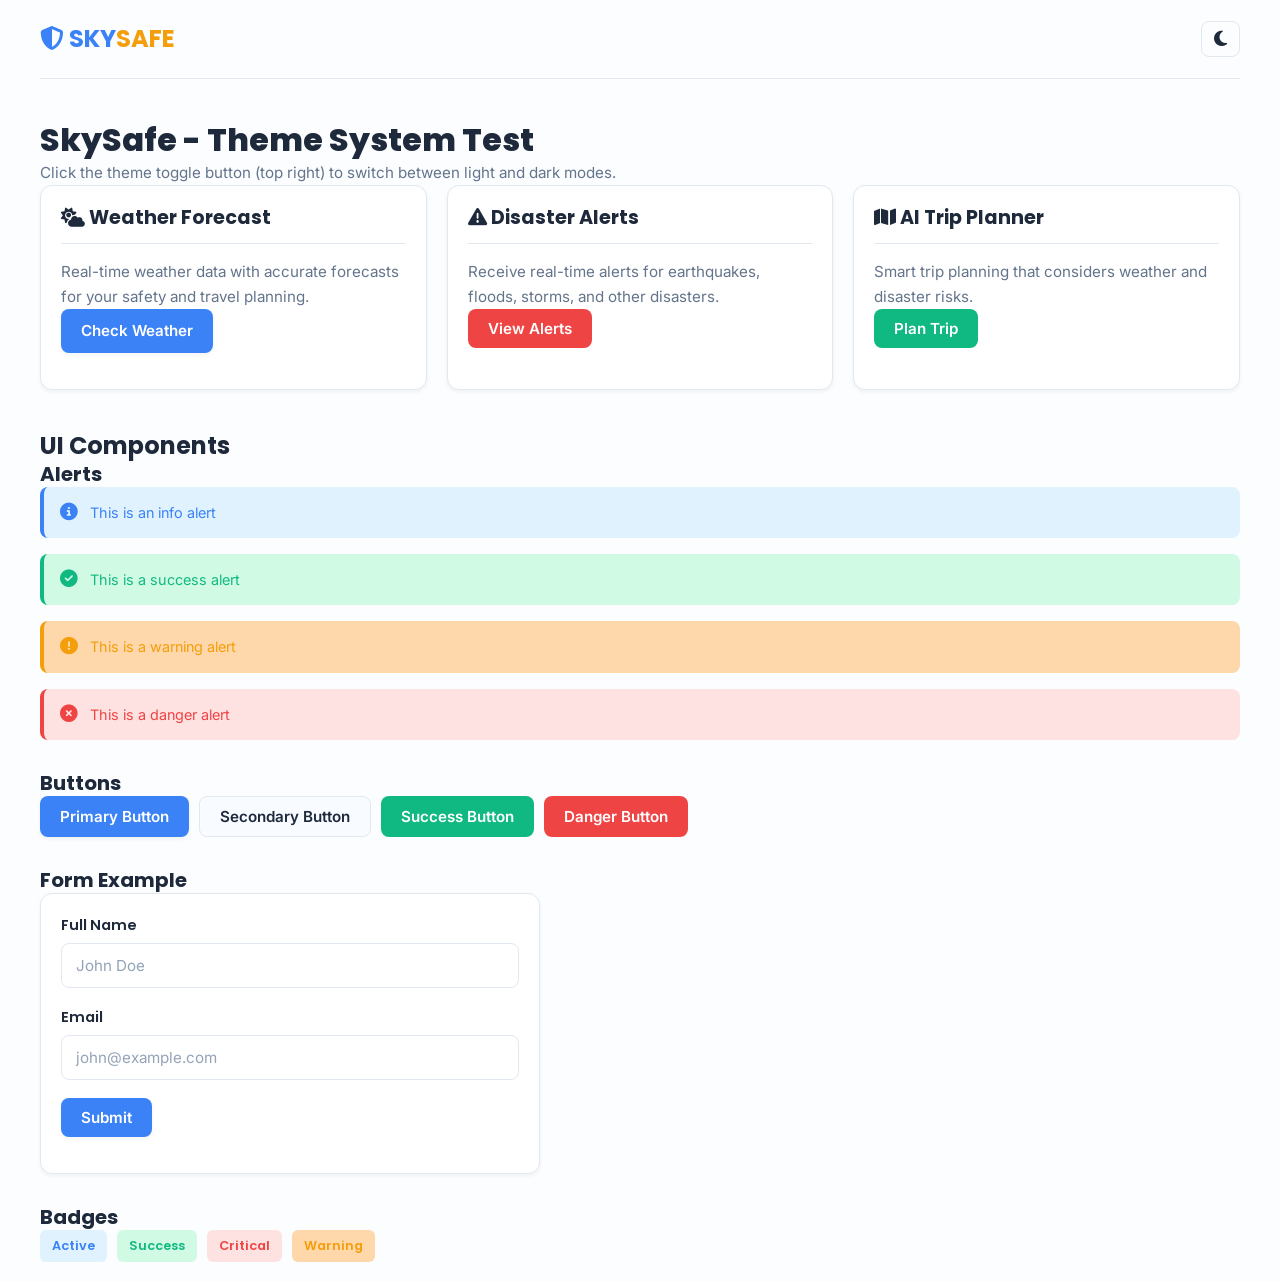
<file: frontend/index.html>
<!DOCTYPE html>
<html lang="en" data-theme="light">
<head>
  <meta charset="UTF-8">
  <meta name="viewport" content="width=device-width, initial-scale=1.0">
  <title>SkySafe - Theme Test</title>
  <link rel="stylesheet" href="https://cdnjs.cloudflare.com/ajax/libs/font-awesome/6.5.0/css/all.min.css">
  <link rel="stylesheet" href="css/global.css">
  <style>
    body {
      padding: 20px;
      min-height: 100vh;
    }
    
    .container {
      max-width: 1200px;
      margin: 0 auto;
    }
    
    header {
      display: flex;
      justify-content: space-between;
      align-items: center;
      margin-bottom: 40px;
      padding-bottom: 20px;
      border-bottom: 1px solid var(--border);
    }
    
    .logo {
      font-size: 24px;
      font-weight: bold;
      font-family: var(--font-primary);
      color: var(--primary);
    }
    
    .sections {
      display: grid;
      grid-template-columns: repeat(auto-fit, minmax(300px, 1fr));
      gap: 20px;
      margin-bottom: 40px;
    }
  </style>
</head>
<body>
  <div class="container">
    <!-- Header with Theme Toggle -->
    <header>
      <div class="logo">
        <i class="fas fa-shield-halved"></i> SKY<span style="color: var(--accent);">SAFE</span>
      </div>
      <button class="theme-toggle" id="themeToggle" title="Toggle Theme">
        <i class="fas fa-sun" style="display: none;"></i>
        <i class="fas fa-moon"></i>
      </button>
    </header>

    <h1>SkySafe - Theme System Test</h1>
    <p>Click the theme toggle button (top right) to switch between light and dark modes.</p>

    <!-- Features Showcase -->
    <div class="sections">
      <!-- Weather Forecast -->
      <div class="card">
        <div class="card-header">
          <h3 class="card-title"><i class="fas fa-cloud-sun"></i> Weather Forecast</h3>
        </div>
        <div class="card-body">
          <p>Real-time weather data with accurate forecasts for your safety and travel planning.</p>
          <a href="../forecast.html" class="btn btn-primary">Check Weather</a>
        </div>
      </div>

      <!-- Disaster Management -->
      <div class="card">
        <div class="card-header">
          <h3 class="card-title"><i class="fas fa-exclamation-triangle"></i> Disaster Alerts</h3>
        </div>
        <div class="card-body">
          <p>Receive real-time alerts for earthquakes, floods, storms, and other disasters.</p>
          <button class="btn btn-danger">View Alerts</button>
        </div>
      </div>

      <!-- Trip Planner -->
      <div class="card">
        <div class="card-header">
          <h3 class="card-title"><i class="fas fa-map"></i> AI Trip Planner</h3>
        </div>
        <div class="card-body">
          <p>Smart trip planning that considers weather and disaster risks.</p>
          <button class="btn btn-success">Plan Trip</button>
        </div>
      </div>
    </div>

    <!-- Examples -->
    <h2>UI Components</h2>

    <!-- Alerts -->
    <h3>Alerts</h3>
    <div class="alert alert-info">
      <i class="fas fa-info-circle"></i>
      <span>This is an info alert</span>
    </div>
    <div class="alert alert-success">
      <i class="fas fa-check-circle"></i>
      <span>This is a success alert</span>
    </div>
    <div class="alert alert-warning">
      <i class="fas fa-exclamation-circle"></i>
      <span>This is a warning alert</span>
    </div>
    <div class="alert alert-danger">
      <i class="fas fa-times-circle"></i>
      <span>This is a danger alert</span>
    </div>

    <!-- Buttons -->
    <h3 style="margin-top: 30px;">Buttons</h3>
    <div class="gap-md" style="display: flex; flex-wrap: wrap; gap: 10px;">
      <button class="btn btn-primary">Primary Button</button>
      <button class="btn btn-secondary">Secondary Button</button>
      <button class="btn btn-success">Success Button</button>
      <button class="btn btn-danger">Danger Button</button>
    </div>

    <!-- Form -->
    <h3 style="margin-top: 30px;">Form Example</h3>
    <div class="card" style="max-width: 500px;">
      <div class="card-body">
        <div class="form-group">
          <label class="form-label" for="name">Full Name</label>
          <input id="name" type="text" class="form-input" placeholder="John Doe">
        </div>
        <div class="form-group">
          <label class="form-label" for="email">Email</label>
          <input id="email" type="email" class="form-input" placeholder="john@example.com">
        </div>
        <button class="btn btn-primary">Submit</button>
      </div>
    </div>

    <!-- Badges -->
    <h3 style="margin-top: 30px;">Badges</h3>
    <div style="display: flex; gap: 10px; flex-wrap: wrap;">
      <span class="badge">Active</span>
      <span class="badge badge-success">Success</span>
      <span class="badge badge-danger">Critical</span>
      <span class="badge badge-warning">Warning</span>
    </div>
  </div>

  <script src="js/theme.js"></script>
</body>
</html>
</file>
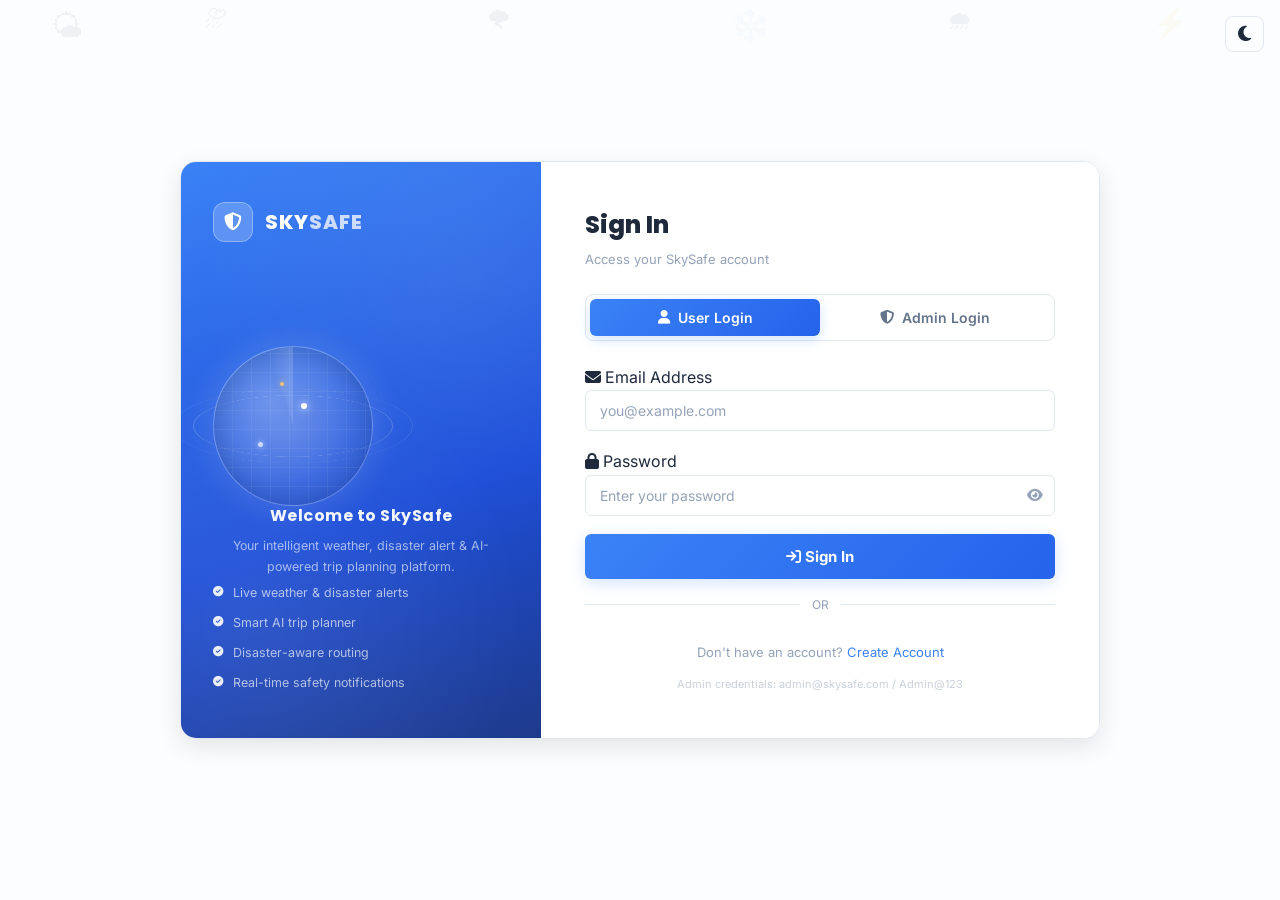
<file: login.html>
<!DOCTYPE html>
<html lang="en" data-theme="light">
<head>
  <meta charset="UTF-8" />
  <meta name="viewport" content="width=device-width, initial-scale=1.0" />
  <title>SkySafe | Login</title>
  <meta name="description" content="Login to SkySafe – Your weather forecast, disaster alert, and AI trip planning platform." />
  <link rel="stylesheet" href="https://cdnjs.cloudflare.com/ajax/libs/font-awesome/6.5.0/css/all.min.css" />
  <link rel="stylesheet" href="frontend/css/global.css" />
  <link rel="stylesheet" href="frontend/css/auth.css" />
  <style>
    /* Login-specific overrides */
    .login-card { max-width: 920px; min-height: 560px; margin: 20px; }
    .left-panel { width: 360px; min-width: 280px; }

    .tab-switcher {
      display: flex;
      background: var(--surface-primary);
      border: 1px solid var(--border);
      border-radius: var(--radius-md);
      padding: 4px;
      margin-bottom: 24px;
    }
    .tab-btn {
      flex: 1;
      padding: 10px 16px;
      border: none;
      background: none;
      border-radius: var(--radius-sm);
      cursor: pointer;
      color: var(--text-secondary);
      font-size: 14px;
      font-weight: 600;
      font-family: 'Inter', sans-serif;
      display: flex; align-items: center; justify-content: center; gap: 8px;
      transition: var(--transition);
    }
    .tab-btn.active {
      color: #fff;
      background: linear-gradient(135deg, var(--primary), #2563EB);
      box-shadow: 0 4px 12px var(--primary-glow);
    }
    .tab-btn:not(.active):hover { color: var(--text-primary); background: var(--glass); }

    .field-wrap { margin-bottom: 18px; }
    .panel-title {
      font-family: 'Poppins', sans-serif;
      font-size: 24px; font-weight: 800;
      color: var(--text-primary); margin-bottom: 4px;
    }
    .panel-sub { font-size: 13px; color: var(--text-muted); margin-bottom: 24px; }

    .btn-submit {
      width: 100%; padding: 13px;
      background: linear-gradient(135deg, var(--primary), #2563EB);
      border: none; border-radius: var(--radius-sm);
      color: #fff; font-size: 15px; font-weight: 700;
      font-family: 'Inter', sans-serif;
      cursor: pointer;
      display: flex; align-items: center; justify-content: center; gap: 10px;
      transition: all 0.3s; position: relative; overflow: hidden;
      box-shadow: 0 4px 16px var(--primary-glow);
      margin-top: 6px;
    }
    .btn-submit.admin-mode {
      background: linear-gradient(135deg, var(--warning), #d97706);
      box-shadow: 0 4px 16px rgba(245,158,11,0.3);
    }
    .btn-submit:hover { transform: translateY(-1px); filter: brightness(1.08); }
    .btn-submit:active { transform: translateY(0); }
    .btn-submit:disabled { opacity: 0.6; cursor: not-allowed; transform: none; }
    .btn-glow {
      position: absolute; inset: 0;
      background: linear-gradient(90deg, transparent, rgba(255,255,255,0.12), transparent);
      transform: translateX(-100%); transition: transform 0.5s;
    }
    .btn-submit:hover .btn-glow { transform: translateX(100%); }

    .msg-box {
      border-radius: var(--radius-sm);
      padding: 10px 14px;
      font-size: 13px; font-weight: 500;
      margin-bottom: 14px; display: none;
    }
    .msg-box.error   { background: rgba(239, 68, 68, 0.1);  color: #ef4444;  border: 1px solid rgba(239,68,68,0.25); }
    .msg-box.success { background: rgba(16, 185, 129, 0.1); color: #10b981; border: 1px solid rgba(16,185,129,0.25); }

    .divider {
      display: flex; align-items: center; gap: 12px;
      margin: 16px 0; color: var(--text-muted); font-size: 12px;
    }
    .divider::before, .divider::after { content: ''; flex: 1; height: 1px; background: var(--border); }

    .spinner-sm {
      width: 18px; height: 18px;
      border: 2px solid rgba(255,255,255,0.3);
      border-top-color: #fff;
      border-radius: 50%;
      animation: spin 0.7s linear infinite; display: none;
    }
    @keyframes spin { to { transform: rotate(360deg); } }

    .theme-toggle-wrap {
      position: fixed; top: 16px; right: 16px;
      z-index: 1000;
    }
    @media (max-width: 768px) {
      .login-card { flex-direction: column; margin: 12px; min-height: auto; }
      .left-panel { width: 100%; min-width: 0; padding: 28px 24px; min-height: 200px; }
      .right-panel { padding: 28px 24px; }
      .left-tagline, .benefits-list { display: none; }
      .globe-wrap { margin: 12px 0; }
    }
  </style>
</head>

<body>

  <!-- Theme Toggle -->
  <div class="theme-toggle-wrap">
    <button class="theme-toggle" id="themeToggle" title="Toggle Theme" aria-label="Toggle theme">
      <i class="fas fa-sun" style="display: none;"></i>
      <i class="fas fa-moon"></i>
    </button>
  </div>

  <!-- Animated BG -->
  <div class="floating-icons" aria-hidden="true">
    <span class="fi fi-1">🌤</span>
    <span class="fi fi-2">⛈</span>
    <span class="fi fi-3">🌪</span>
    <span class="fi fi-4">❄️</span>
    <span class="fi fi-5">🌧</span>
    <span class="fi fi-6">⚡</span>
  </div>

  <!-- Login Card (page-wrap for centering) -->
  <div class="page-wrap">
  <div class="login-card auth-card">

    <!-- ── LEFT PANEL ── -->
    <div class="left-panel">
      <div class="brand">
        <div class="brand-icon"><i class="fas fa-shield-halved"></i></div>
        <div class="brand-text">SKY<span>SAFE</span></div>
      </div>

      <div>
        <div class="globe-wrap">
          <div class="globe-glow"></div>
          <div class="globe-ring rg1"></div>
          <div class="globe-ring rg2"></div>
          <div class="globe">
            <div class="globe-grid"></div>
            <div class="radar-sweep-globe"></div>
            <div class="globe-dot gd1"></div>
            <div class="globe-dot gd2"></div>
            <div class="globe-dot gd3"></div>
          </div>
        </div>

        <div class="left-tagline">
          <h2>Welcome to SkySafe</h2>
          <p>Your intelligent weather, disaster alert & AI-powered trip planning platform.</p>
        </div>

        <ul class="benefits-list">
          <li><i class="fas fa-check-circle"></i> Live weather & disaster alerts</li>
          <li><i class="fas fa-check-circle"></i> Smart AI trip planner</li>
          <li><i class="fas fa-check-circle"></i> Disaster-aware routing</li>
          <li><i class="fas fa-check-circle"></i> Real-time safety notifications</li>
        </ul>
      </div>
    </div>

    <!-- ── RIGHT PANEL ── -->
    <div class="right-panel">
      <div class="panel-title">Sign In</div>
      <div class="panel-sub">Access your SkySafe account</div>

      <!-- Tab Switcher -->
      <div class="tab-switcher">
        <button class="tab-btn active" id="tabUser" onclick="switchTab('user')">
          <i class="fas fa-user"></i> User Login
        </button>
        <button class="tab-btn" id="tabAdmin" onclick="switchTab('admin')">
          <i class="fas fa-shield-halved"></i> Admin Login
        </button>
      </div>

      <!-- Login Form -->
      <form id="loginForm" novalidate>

        <!-- Email -->
        <div class="field-wrap">
          <label class="field-label" for="loginEmail">
            <i class="fas fa-envelope"></i> Email Address
          </label>
          <div class="input-wrap">
            <input id="loginEmail" type="email" class="field-input"
              placeholder="you@example.com" autocomplete="email" required />
          </div>
        </div>

        <!-- Password -->
        <div class="field-wrap">
          <label class="field-label" for="loginPassword">
            <i class="fas fa-lock"></i> Password
          </label>
          <div class="input-wrap">
            <input id="loginPassword" type="password" class="field-input"
              placeholder="Enter your password" autocomplete="current-password" required />
            <button type="button" class="eye-btn" id="togglePwd" onclick="togglePassword()">
              <i class="fas fa-eye" id="eyeIcon"></i>
            </button>
          </div>
        </div>

        <!-- Message -->
        <div id="loginMsg" class="msg-box"></div>

        <!-- Submit -->
        <button type="submit" id="loginBtn" class="btn-submit">
          <span class="spinner-sm" id="loginSpinner"></span>
          <span id="loginBtnText"><i class="fas fa-arrow-right-to-bracket"></i> Sign In</span>
          <span class="btn-glow"></span>
        </button>

      </form>

      <div class="divider">OR</div>

      <div class="form-footer">
        <span>Don't have an account?</span>
        <a href="register.html">Create Account</a>
      </div>

      <div class="form-footer" style="margin-top:10px;">
        <span style="font-size:11px; color: rgba(148,163,184,0.5);">
          Admin credentials: admin@skysafe.com / Admin@123
        </span>
      </div>
    </div>

  </div><!-- /.login-card auth-card -->
  </div><!-- /.page-wrap -->

  <script>
    const API = 'http://localhost:5000/api';
    let currentRole = 'user';

    // ── Tab Switch ────────────────────────────────
    function switchTab(role) {
      currentRole = role;
      const tabUser  = document.getElementById('tabUser');
      const tabAdmin = document.getElementById('tabAdmin');
      const btn      = document.getElementById('loginBtn');
      const btnText  = document.getElementById('loginBtnText');

      if (role === 'admin') {
        tabUser.classList.remove('active');
        tabAdmin.classList.add('active');
        btn.classList.add('admin-mode');
        btnText.innerHTML = '<i class="fas fa-shield-halved"></i> Admin Sign In';
        document.getElementById('loginEmail').placeholder = 'admin@skysafe.com';
      } else {
        tabAdmin.classList.remove('active');
        tabUser.classList.add('active');
        btn.classList.remove('admin-mode');
        btnText.innerHTML = '<i class="fas fa-arrow-right-to-bracket"></i> Sign In';
        document.getElementById('loginEmail').placeholder = 'you@example.com';
      }
      clearMsg();
    }

    // ── Toggle Password Visibility ────────────────
    function togglePassword() {
      const pwd  = document.getElementById('loginPassword');
      const icon = document.getElementById('eyeIcon');
      if (pwd.type === 'password') {
        pwd.type = 'text';
        icon.className = 'fas fa-eye-slash';
      } else {
        pwd.type = 'password';
        icon.className = 'fas fa-eye';
      }
    }

    // ── Message Helpers ───────────────────────────
    function showMsg(text, type='error') {
      const box = document.getElementById('loginMsg');
      box.textContent = text;
      box.className = `msg-box ${type}`;
      box.style.display = 'block';
    }
    function clearMsg() {
      const box = document.getElementById('loginMsg');
      box.textContent = '';
      box.style.display = 'none';
    }

    // ── Loading State ─────────────────────────────
    function setLoading(on) {
      const btn     = document.getElementById('loginBtn');
      const spinner = document.getElementById('loginSpinner');
      const text    = document.getElementById('loginBtnText');
      btn.disabled      = on;
      spinner.style.display = on ? 'inline-block' : 'none';
      text.style.opacity    = on ? '0.5' : '1';
    }

    // ── Form Submit ───────────────────────────────
    document.getElementById('loginForm').addEventListener('submit', async (e) => {
      e.preventDefault();
      clearMsg();

      const email    = document.getElementById('loginEmail').value.trim();
      const password = document.getElementById('loginPassword').value;

      if (!email || !password) {
        showMsg('⚠️ Please fill in both email and password.');
        return;
      }

      setLoading(true);

      try {
        const res  = await fetch(`${API}/auth/login`, {
          method: 'POST',
          headers: { 'Content-Type': 'application/json' },
          body: JSON.stringify({ email, password })
        });
        const data = await res.json();

        if (!data.success) {
          showMsg('❌ ' + (data.message || 'Login failed. Please try again.'));
          setLoading(false);
          return;
        }

        // Role verification
        const userRole = data.user.role;
        if (currentRole === 'admin' && userRole !== 'admin') {
          showMsg('❌ Access Denied. This account does not have admin privileges.');
          setLoading(false);
          return;
        }
        if (currentRole === 'user' && userRole === 'admin') {
          // Allow admin to login from user tab too — redirect to admin dashboard
        }

        // Save to localStorage
        localStorage.setItem('skysafe_token', data.token);
        localStorage.setItem('skysafe_user',  JSON.stringify(data.user));
        localStorage.setItem('skysafe_role',  data.user.role);
        localStorage.setItem('skysafe_logged_in', 'true');
        localStorage.setItem('skysafe_login_time', new Date().toISOString());

        showMsg('✅ ' + data.message, 'success');

        // Redirect based on role
        setTimeout(() => {
          if (data.user.role === 'admin') {
            window.location.href = 'admin-dashboard.html';
          } else {
            window.location.href = 'dashboard.html';
          }
        }, 900);

      } catch (err) {
        showMsg('❌ Cannot connect to server. Make sure the backend is running on port 5000.');
      } finally {
        setLoading(false);
      }
    });

    // ── Auto-fill admin credentials hint ─────────
    document.getElementById('tabAdmin').addEventListener('click', () => {
      // Don't auto-fill — just hint
    });

    // ── Check if already logged in ────────────────
    (function checkAuth() {
      const token = localStorage.getItem('skysafe_token');
      const user  = JSON.parse(localStorage.getItem('skysafe_user') || 'null');
      if (token && user) {
        if (user.role === 'admin') {
          window.location.href = 'admin-dashboard.html';
        } else {
          window.location.href = 'dashboard.html';
        }
      }
    })();
  </script>

  <script src="frontend/js/theme.js"></script>
</body>
</html>
</file>
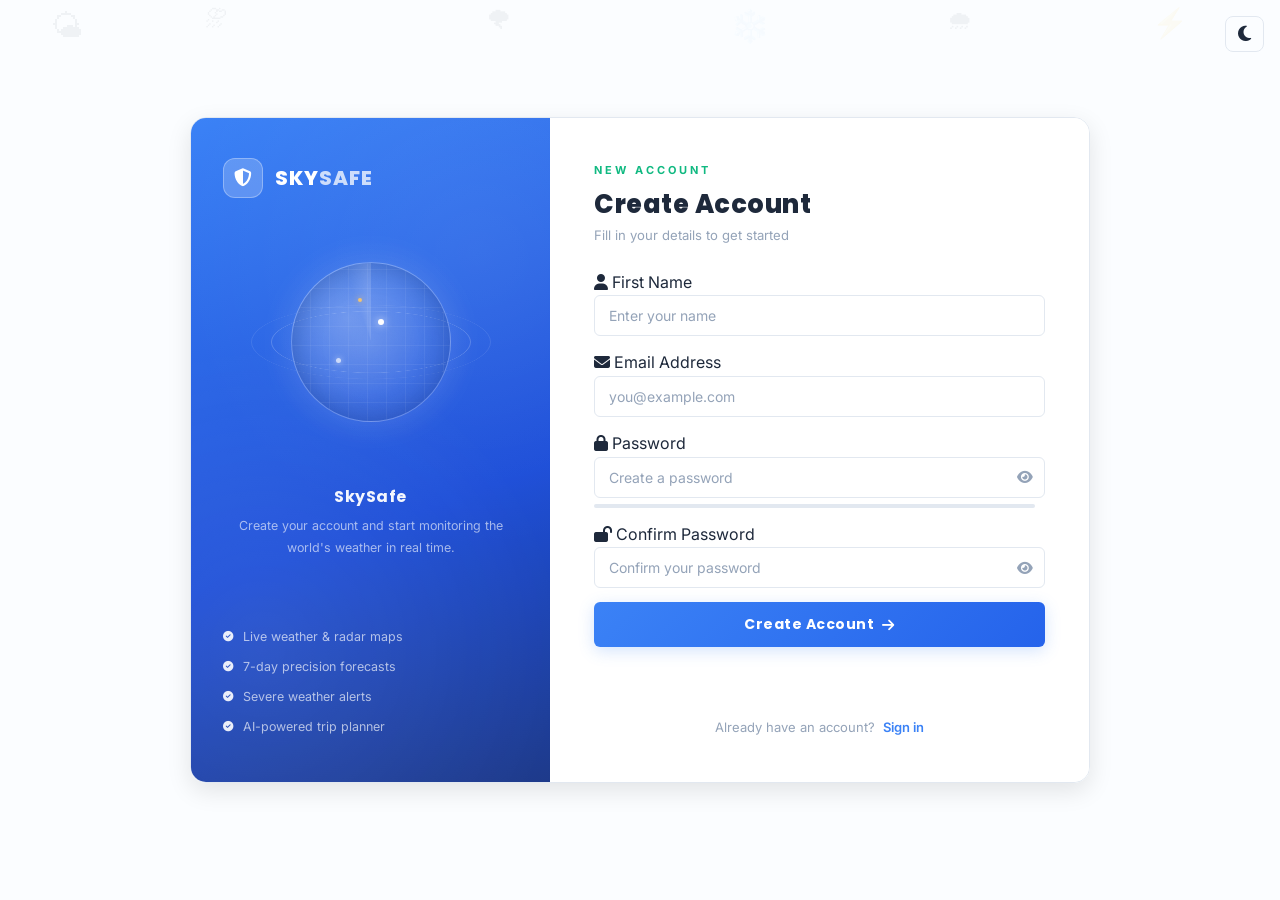
<file: register.html>
<!DOCTYPE html>
<html lang="en" data-theme="light">
<head>
  <meta charset="UTF-8"/>
  <meta name="viewport" content="width=device-width, initial-scale=1.0"/>
  <title>SkySafe | Create Account</title>
  <meta name="description" content="Create your SkySafe account – Weather forecast, disaster alerts & AI trip planning."/>
  <link rel="stylesheet" href="https://cdnjs.cloudflare.com/ajax/libs/font-awesome/6.5.0/css/all.min.css"/>
  <link rel="stylesheet" href="frontend/css/global.css"/>
  <link rel="stylesheet" href="frontend/css/auth.css"/>
  <link rel="stylesheet" href="frontend/css/responsive.css"/>
  <script src="frontend/js/theme.js"></script>
</head>
<body>

  <!-- Theme Toggle -->
  <div style="position:fixed;top:16px;right:16px;z-index:1000;">
    <button class="theme-toggle" id="themeToggle" title="Toggle Theme" aria-label="Toggle theme">
      <i class="fas fa-sun" style="display:none;"></i>
      <i class="fas fa-moon"></i>
    </button>
  </div>

  <!-- Floating weather icons -->
  <div class="floating-icons" aria-hidden="true">
    <span class="fi fi-1">🌤</span>
    <span class="fi fi-2">⛈</span>
    <span class="fi fi-3">🌪</span>
    <span class="fi fi-4">❄️</span>
    <span class="fi fi-5">🌧</span>
    <span class="fi fi-6">⚡</span>
  </div>

  <!-- Main wrapper -->
  <div class="register-wrapper">
    <div class="register-card">

      <!-- ── LEFT PANEL ── -->
      <div class="left-panel">

        <div class="brand">
          <div class="brand-icon"><i class="fas fa-shield-halved"></i></div>
          <span class="brand-text">SKY<span>SAFE</span></span>
        </div>

        <!-- Animated globe -->
        <div class="globe-wrap">
          <div class="globe-glow"></div>
          <div class="globe-ring rg1"></div>
          <div class="globe-ring rg2"></div>
          <div class="globe">
            <div class="globe-grid"></div>
            <div class="globe-sweep"></div>
            <span class="gdot gd1"></span>
            <span class="gdot gd2"></span>
            <span class="gdot gd3"></span>
          </div>
        </div>

        <div class="left-copy">
          <h2>SkySafe</h2>
          <p>Create your account and start monitoring the world's weather in real time.</p>
        </div>

        <ul class="benefits">
          <li><i class="fas fa-check-circle"></i> Live weather &amp; radar maps</li>
          <li><i class="fas fa-check-circle"></i> 7-day precision forecasts</li>
          <li><i class="fas fa-check-circle"></i> Severe weather alerts</li>
          <li><i class="fas fa-check-circle"></i> AI-powered trip planner</li>
        </ul>

      </div>

      <!-- ── RIGHT PANEL ── -->
      <div class="right-panel">

        <div class="rp-header">
          <div class="rp-tag">NEW ACCOUNT</div>
          <h1 class="rp-title">Create Account</h1>
          <p class="rp-sub">Fill in your details to get started</p>
        </div>

        <!-- id="form" — matches auth.js -->
        <form id="form" novalidate>

          <!-- id="fname" — matches auth.js -->
          <div class="field-wrap">
            <label class="field-label" for="fname">
              <i class="fas fa-user"></i> First Name
            </label>
            <div class="input-wrap">
              <input type="text" id="fname" class="field-input" placeholder="Enter your name" autocomplete="given-name"/>
            </div>
          </div>

          <!-- id="email" — matches auth.js -->
          <div class="field-wrap">
            <label class="field-label" for="email">
              <i class="fas fa-envelope"></i> Email Address
            </label>
            <div class="input-wrap">
              <input type="email" id="email" class="field-input" placeholder="you@example.com" autocomplete="email"/>
            </div>
          </div>

          <!-- id="p1" — matches auth.js -->
          <div class="field-wrap">
            <label class="field-label" for="p1">
              <i class="fas fa-lock"></i> Password
            </label>
            <div class="input-eye-wrap">
              <input type="password" id="p1" class="field-input" placeholder="Create a password" autocomplete="new-password"/>
              <button type="button" class="eye-btn" id="eyeBtn1" tabindex="-1">
                <i class="fas fa-eye" id="eyeIc1"></i>
              </button>
            </div>
            <!-- Strength bar -->
            <div class="strength-row">
              <div class="strength-track">
                <div class="strength-fill" id="strengthFill"></div>
              </div>
              <span class="strength-lbl" id="strengthLbl"></span>
            </div>
          </div>

          <!-- id="p2" — matches auth.js -->
          <div class="field-wrap">
            <label class="field-label" for="p2">
              <i class="fas fa-lock-open"></i> Confirm Password
            </label>
            <div class="input-eye-wrap">
              <input type="password" id="p2" class="field-input" placeholder="Confirm your password" autocomplete="new-password"/>
              <button type="button" class="eye-btn" id="eyeBtn2" tabindex="-1">
                <i class="fas fa-eye" id="eyeIc2"></i>
              </button>
            </div>
          </div>

          <button type="submit" class="btn-register">
            <span>Create Account</span>
            <i class="fas fa-arrow-right btn-arrow"></i>
            <span class="btn-glow"></span>
          </button>

        </form>

        <!-- id="msg" — matches auth.js -->
        <p id="msg" class="msg-text" style="text-align:center;margin-top:12px;"></p>

        <p class="rp-footer">Already have an account? <a href="login.html" class="signin-link">Sign in</a></p>

      </div>
    </div>
  </div>

  <script src="frontend/js/auth.js"></script>

</body>
</html>
</file>
<file: frontend/css/global.css>
/* ============================================================
   SkySafe Global Theme — Light & Dark Mode
   Clean, Modern, Eye-Friendly Design
   ============================================================ */

@import url('https://fonts.googleapis.com/css2?family=Poppins:wght@400;500;600;700;800&family=Inter:wght@400;500;600;700&display=swap');

/* ── CSS VARIABLES (Light Mode Default) ── */
:root {
  /* Colors - Light Mode */
  --bg-primary: #fbfdff;
  --bg-secondary: #f5f9fd;
  --surface-primary: #ffffff;
  --surface-secondary: #f8fbff;
  --bg-card: #ffffff;
  
  --primary: #3b82f6;
  --primary-light: #e0f2fe;
  --primary-dark: #1e40af;
  --primary-glow: rgba(59, 130, 246, 0.22);
  
  --secondary: #10b981;
  --secondary-light: #d1fae5;
  
  --accent: #f59e0b;
  --accent-light: #fed7aa;
  
  --danger: #ef4444;
  --danger-light: #fee2e2;
  --danger-bg: rgba(239, 68, 68, 0.1);
  
  --success: #10b981;
  --success-light: #d1fae5;
  --success-bg: rgba(16, 185, 129, 0.1);
  
  --warning: #f59e0b;
  --warning-light: #fed7aa;
  --warning-bg: rgba(245, 158, 11, 0.1);
  
  --text-primary: #1e293b;
  --text-secondary: #64748b;
  --text-tertiary: #94a3b8;
  --text-muted: #94a3b8;
  
  --border: #e2e8f0;
  --border-light: #f1f5f9;
  
  --input-bg: #ffffff;
  --input-bg-focus: #f8fafc;
  --input-border: #e2e8f0;
  
  --shadow-sm: 0 2px 4px rgba(0, 0, 0, 0.05);
  --shadow-md: 0 4px 12px rgba(0, 0, 0, 0.08);
  --shadow-lg: 0 8px 24px rgba(0, 0, 0, 0.1);
  
  /* Spacing & Sizing */
  --radius-sm: 6px;
  --radius-md: 8px;
  --radius-lg: 12px;
  --radius-xl: 16px;
  
  --transition: all 0.3s cubic-bezier(0.4, 0, 0.2, 1);
  
  /* Font Families */
  --font-primary: 'Poppins', sans-serif;
  --font-secondary: 'Inter', sans-serif;
}

/* ── DARK MODE ── */
[data-theme="dark"] {
  --bg-primary: #0f172a;
  --bg-secondary: #1a202c;
  --surface-primary: #1e293b;
  --surface-secondary: #293548;
  --bg-card: #1e293b;
  
  --primary: #60a5fa;
  --primary-light: #1e3a8a;
  --primary-dark: #bfdbfe;
  --primary-glow: rgba(96, 165, 250, 0.2);
  
  --secondary: #34d399;
  --secondary-light: #064e3b;
  
  --accent: #fbbf24;
  --accent-light: #78350f;
  
  --danger: #f87171;
  --danger-light: #7f1d1d;
  --danger-bg: rgba(248, 113, 113, 0.1);
  
  --success: #34d399;
  --success-light: #064e3b;
  --success-bg: rgba(52, 211, 153, 0.1);
  
  --warning: #fbbf24;
  --warning-light: #78350f;
  --warning-bg: rgba(251, 191, 36, 0.1);
  
  --text-primary: #f1f5f9;
  --text-secondary: #cbd5e1;
  --text-tertiary: #94a3b8;
  --text-muted: #94a3b8;
  
  --border: #334155;
  --border-light: #475569;
  
  --input-bg: #293548;
  --input-bg-focus: #1e293b;
  --input-border: #475569;
  
  --shadow-sm: 0 2px 4px rgba(0, 0, 0, 0.3);
  --shadow-md: 0 4px 12px rgba(0, 0, 0, 0.4);
  --shadow-lg: 0 8px 24px rgba(0, 0, 0, 0.5);
}

/* ── RESET & BASE STYLES ── */
* {
  margin: 0;
  padding: 0;
  box-sizing: border-box;
}

html {
  scroll-behavior: smooth;
}

body {
  font-family: var(--font-secondary);
  background-color: var(--bg-primary);
  color: var(--text-primary);
  line-height: 1.6;
  transition: var(--transition);
  overflow-x: hidden;
}

/* ── TYPOGRAPHY ── */
h1, h2, h3, h4, h5, h6 {
  font-family: var(--font-primary);
  font-weight: 600;
  line-height: 1.3;
  color: var(--text-primary);
  transition: var(--transition);
}

h1 { font-size: 2rem; font-weight: 800; }
h2 { font-size: 1.5rem; font-weight: 700; }
h3 { font-size: 1.25rem; font-weight: 700; }
h4 { font-size: 1.1rem; font-weight: 600; }
h5 { font-size: 1rem; font-weight: 600; }
h6 { font-size: 0.95rem; font-weight: 600; }

p {
  color: var(--text-secondary);
  font-size: 0.95rem;
}

a {
  color: var(--primary);
  text-decoration: none;
  transition: var(--transition);
}

a:hover {
  color: var(--primary-dark);
  text-decoration: underline;
}

/* ── BUTTONS ── */
.btn {
  display: inline-flex;
  align-items: center;
  justify-content: center;
  gap: 8px;
  padding: 10px 20px;
  border: none;
  border-radius: var(--radius-md);
  font-family: var(--font-secondary);
  font-size: 0.95rem;
  font-weight: 600;
  cursor: pointer;
  transition: var(--transition);
  text-decoration: none;
  white-space: nowrap;
}

/* Primary Button */
.btn-primary {
  background-color: var(--primary);
  color: white;
  box-shadow: var(--shadow-sm);
}

.btn-primary:hover {
  background-color: var(--primary-dark);
  transform: translateY(-2px);
  box-shadow: var(--shadow-md);
}

.btn-primary:active {
  transform: translateY(0);
}

.btn-primary:disabled {
  opacity: 0.6;
  cursor: not-allowed;
  transform: none;
}

/* Secondary Button */
.btn-secondary {
  background-color: var(--surface-secondary);
  color: var(--text-primary);
  border: 1px solid var(--border);
}

.btn-secondary:hover {
  background-color: var(--primary-light);
  border-color: var(--primary);
}

/* Danger Button */
.btn-danger {
  background-color: var(--danger);
  color: white;
}

.btn-danger:hover {
  opacity: 0.9;
  transform: translateY(-2px);
}

/* Success Button */
.btn-success {
  background-color: var(--success);
  color: white;
}

.btn-success:hover {
  opacity: 0.9;
  transform: translateY(-2px);
}

/* Button Sizes */
.btn-sm {
  padding: 6px 12px;
  font-size: 0.85rem;
}

.btn-lg {
  padding: 14px 28px;
  font-size: 1.05rem;
}

/* Button with Icon */
.btn i {
  font-size: 1.05rem;
}

/* ── FORM ELEMENTS ── */
.form-group {
  margin-bottom: 18px;
}

.form-label {
  display: block;
  margin-bottom: 6px;
  font-weight: 600;
  font-size: 0.9rem;
  color: var(--text-primary);
  font-family: var(--font-primary);
}

.form-input,
.form-select,
.form-textarea {
  width: 100%;
  padding: 12px 14px;
  border: 1px solid var(--border);
  border-radius: var(--radius-md);
  background-color: var(--surface-primary);
  color: var(--text-primary);
  font-family: var(--font-secondary);
  font-size: 0.95rem;
  transition: var(--transition);
}

.form-input:focus,
.form-select:focus,
.form-textarea:focus {
  outline: none;
  border-color: var(--primary);
  box-shadow: 0 0 0 3px var(--primary-light);
  background-color: var(--surface-primary);
}

.form-input::placeholder {
  color: var(--text-tertiary);
}

.form-textarea {
  resize: vertical;
  min-height: 100px;
}

/* ── CARDS ── */
.card {
  background-color: var(--surface-primary);
  border: 1px solid var(--border);
  border-radius: var(--radius-lg);
  padding: 20px;
  box-shadow: var(--shadow-sm);
  transition: var(--transition);
}

.card:hover {
  box-shadow: var(--shadow-md);
  border-color: var(--primary-light);
}

.card-header {
  margin-bottom: 16px;
  padding-bottom: 12px;
  border-bottom: 1px solid var(--border);
}

.card-title {
  font-size: 1.2rem;
  font-weight: 700;
  color: var(--text-primary);
}

.card-subtitle {
  font-size: 0.85rem;
  color: var(--text-secondary);
  margin-top: 4px;
}

.card-body {
  margin-bottom: 16px;
}

.card-footer {
  display: flex;
  gap: 10px;
  padding-top: 12px;
  border-top: 1px solid var(--border);
}

/* ── ALERT BOXES ── */
.alert {
  padding: 14px 16px;
  border-radius: var(--radius-md);
  border-left: 4px solid;
  display: flex;
  align-items: flex-start;
  gap: 12px;
  margin-bottom: 16px;
  font-size: 0.9rem;
}

.alert-success {
  background-color: var(--success-light);
  color: var(--success);
  border-left-color: var(--success);
}

.alert-danger {
  background-color: var(--danger-light);
  color: var(--danger);
  border-left-color: var(--danger);
}

.alert-warning {
  background-color: var(--warning-light);
  color: var(--warning);
  border-left-color: var(--warning);
}

.alert-info {
  background-color: var(--primary-light);
  color: var(--primary);
  border-left-color: var(--primary);
}

.alert i {
  font-size: 1.1rem;
  flex-shrink: 0;
  margin-top: 2px;
}

/* ── NAVBAR ── */
.navbar {
  display: flex;
  justify-content: space-between;
  align-items: center;
  padding: 16px 24px;
  background-color: var(--surface-primary);
  border-bottom: 1px solid var(--border);
  box-shadow: var(--shadow-sm);
  position: sticky;
  top: 0;
  z-index: 100;
  transition: var(--transition);
}

.navbar-brand {
  display: flex;
  align-items: center;
  gap: 12px;
  font-size: 1.3rem;
  font-weight: 800;
  font-family: var(--font-primary);
  color: var(--primary);
  text-decoration: none;
}

.navbar-brand span {
  color: var(--accent);
}

.navbar-nav {
  display: flex;
  gap: 24px;
  align-items: center;
  list-style: none;
}

.navbar-nav a {
  color: var(--text-primary);
  font-weight: 500;
  transition: var(--transition);
  padding: 8px 12px;
  border-radius: var(--radius-sm);
}

.navbar-nav a:hover {
  color: var(--primary);
  background-color: var(--primary-light);
  text-decoration: none;
}

.navbar-right {
  display: flex;
  align-items: center;
  gap: 16px;
}

/* ── THEME TOGGLE BUTTON ── */
.theme-toggle {
  background: none;
  border: 1px solid var(--border);
  padding: 8px 12px;
  border-radius: var(--radius-md);
  cursor: pointer;
  font-size: 1.1rem;
  color: var(--text-primary);
  transition: var(--transition);
  display: flex;
  align-items: center;
  justify-content: center;
}

.theme-toggle:hover {
  background-color: var(--primary-light);
  border-color: var(--primary);
  color: var(--primary);
}

.theme-toggle i {
  transition: transform 0.3s ease;
}

.theme-toggle:active i {
  transform: rotate(180deg);
}

/* ── BADGE ── */
.badge {
  display: inline-flex;
  align-items: center;
  gap: 6px;
  padding: 6px 12px;
  border-radius: var(--radius-sm);
  font-size: 0.8rem;
  font-weight: 600;
  font-family: var(--font-primary);
  background-color: var(--primary-light);
  color: var(--primary);
}

.badge-success {
  background-color: var(--success-light);
  color: var(--success);
}

.badge-danger {
  background-color: var(--danger-light);
  color: var(--danger);
}

.badge-warning {
  background-color: var(--warning-light);
  color: var(--warning);
}

/* ── SPINNER ── */
.spinner {
  width: 20px;
  height: 20px;
  border: 2px solid var(--primary-light);
  border-top-color: var(--primary);
  border-radius: 50%;
  animation: spin 0.8s linear infinite;
}

@keyframes spin {
  to {
    transform: rotate(360deg);
  }
}

/* ── DIVIDER ── */
.divider {
  display: flex;
  align-items: center;
  gap: 12px;
  margin: 20px 0;
  color: var(--text-tertiary);
  font-size: 0.85rem;
}

.divider::before,
.divider::after {
  content: '';
  flex: 1;
  height: 1px;
  background-color: var(--border);
}

/* ── UTILITY CLASSES ── */
.text-primary { color: var(--text-primary); }
.text-secondary { color: var(--text-secondary); }
.text-muted { color: var(--text-tertiary); }

.bg-light { background-color: var(--bg-primary); }
.bg-white { background-color: var(--surface-primary); }

.border-b { border-bottom: 1px solid var(--border); }
.border-t { border-top: 1px solid var(--border); }

.gap-sm { gap: 8px; }
.gap-md { gap: 16px; }
.gap-lg { gap: 24px; }

.p-sm { padding: 8px; }
.p-md { padding: 16px; }
.p-lg { padding: 24px; }

.m-sm { margin: 8px; }
.m-md { margin: 16px; }
.m-lg { margin: 24px; }

.rounded { border-radius: var(--radius-md); }
.rounded-lg { border-radius: var(--radius-lg); }
.rounded-xl { border-radius: var(--radius-xl); }

.shadow { box-shadow: var(--shadow-sm); }
.shadow-md { box-shadow: var(--shadow-md); }
.shadow-lg { box-shadow: var(--shadow-lg); }

/* ── RESPONSIVE DESIGN ── */
@media (max-width: 768px) {
  h1 { font-size: 1.5rem; }
  h2 { font-size: 1.25rem; }
  h3 { font-size: 1.1rem; }
  
  .navbar {
    padding: 12px 16px;
  }
  
  .navbar-nav {
    gap: 16px;
  }
  
  .btn {
    padding: 8px 16px;
    font-size: 0.9rem;
  }
  
  .card {
    padding: 16px;
  }
}

@media (max-width: 480px) {
  h1 { font-size: 1.35rem; }
  h2 { font-size: 1.1rem; }
  h3 { font-size: 1rem; }
  
  .navbar {
    flex-wrap: wrap;
    gap: 12px;
  }
  
  .navbar-nav {
    order: 3;
    width: 100%;
    gap: 8px;
    flex-wrap: wrap;
  }
  
  .btn {
    padding: 8px 12px;
    font-size: 0.85rem;
  }
  
  .card {
    padding: 12px;
  }
  
  .alert {
    padding: 10px 12px;
    font-size: 0.85rem;
  }
}
</file>
<file: frontend/css/auth.css>
/* ============================================================
   SkySafe Auth (Login & Register) — Redesigned
   Clean, modern, light/dark mode — NO futuristic fonts
   Depends on: global.css
   ============================================================ */

/* ── BODY ── */
body {
  overflow: auto;
}

/* ── CANVAS BACKGROUND (keep subtle) ── */
#bgCanvas {
  position: fixed;
  inset: 0;
  z-index: 0;
  pointer-events: none;
  opacity: 0.4;
}

/* ── FLOATING ICONS ── */
.floating-icons {
  position: fixed;
  inset: 0;
  z-index: 1;
  pointer-events: none;
  overflow: hidden;
}
.fi {
  position: absolute;
  opacity: 0.05;
  animation: floatUp linear infinite;
  user-select: none;
}
.fi-1 { left: 4%;  font-size: 2rem;   animation-duration: 20s; animation-delay: 0s;   }
.fi-2 { left: 16%; font-size: 1.4rem; animation-duration: 26s; animation-delay: -7s;  }
.fi-3 { left: 38%; font-size: 1.6rem; animation-duration: 18s; animation-delay: -3s;  }
.fi-4 { left: 57%; font-size: 2rem;   animation-duration: 24s; animation-delay: -11s; }
.fi-5 { left: 74%; font-size: 1.6rem; animation-duration: 22s; animation-delay: -5s;  }
.fi-6 { left: 90%; font-size: 1.8rem; animation-duration: 28s; animation-delay: -9s;  }
@keyframes floatUp {
  0%   { transform: translateY(110vh) rotate(0deg);  opacity: 0;    }
  10%  { opacity: 0.05; }
  90%  { opacity: 0.05; }
  100% { transform: translateY(-10vh) rotate(15deg); opacity: 0;    }
}

/* ── WRAPPER ── */
.page-wrap,
.register-wrapper {
  position: relative;
  z-index: 10;
  min-height: 100vh;
  display: flex;
  align-items: center;
  justify-content: center;
  padding: 24px 16px;
}

/* ── AUTH CARD ── */
.register-card,
.auth-card {
  display: flex;
  width: 100%;
  max-width: 900px;
  min-height: 560px;
  border-radius: var(--radius-xl);
  overflow: hidden;
  border: 1px solid var(--border);
  box-shadow: var(--shadow-lg);
  animation: cardIn 0.7s cubic-bezier(0.16,1,0.3,1) forwards;
  opacity: 0;
}
@keyframes cardIn {
  from { opacity: 0; transform: translateY(24px) scale(0.97); }
  to   { opacity: 1; transform: translateY(0)    scale(1);    }
}

/* ══════════════════════════════
   LEFT PANEL
══════════════════════════════ */
.left-panel {
  width: 40%;
  background: linear-gradient(160deg, var(--primary) 0%, #1d4ed8 60%, #1e3a8a 100%);
  padding: 40px 32px;
  display: flex;
  flex-direction: column;
  align-items: center;
  justify-content: space-between;
  position: relative;
  overflow: hidden;
  flex-shrink: 0;
}

/* Soft overlay pattern */
.left-panel::before {
  content: '';
  position: absolute;
  inset: 0;
  background:
    radial-gradient(circle at 20% 80%, rgba(255,255,255,0.08) 0%, transparent 50%),
    radial-gradient(circle at 80% 20%, rgba(255,255,255,0.06) 0%, transparent 50%);
  pointer-events: none;
}

/* ── Brand ── */
.brand {
  display: flex;
  align-items: center;
  gap: 12px;
  align-self: flex-start;
  position: relative;
  z-index: 1;
  animation: fadeSlideDown 0.6s ease 0.2s both;
}
.brand-icon {
  width: 40px; height: 40px;
  border-radius: 12px;
  background: rgba(255,255,255,0.20);
  border: 1px solid rgba(255,255,255,0.30);
  display: flex;
  align-items: center;
  justify-content: center;
  color: #fff;
  font-size: 18px;
}
.brand-text {
  font-family: 'Poppins', sans-serif;
  font-size: 20px;
  font-weight: 800;
  color: #fff;
  letter-spacing: 1px;
}
.brand-text span { color: rgba(255,255,255,0.75); }

/* ── Globe / illustration ── */
.globe-wrap {
  position: relative;
  width: 160px; height: 160px;
  z-index: 1;
  animation: fadeIn 0.8s ease 0.4s both;
}
.globe-glow {
  position: absolute;
  inset: -24px;
  border-radius: 50%;
  background: radial-gradient(circle, rgba(255,255,255,0.12) 0%, transparent 70%);
  animation: glowPulse 3s ease-in-out infinite;
}
@keyframes glowPulse {
  0%,100% { transform: scale(1);    opacity: 0.6; }
  50%     { transform: scale(1.12); opacity: 1;   }
}
.globe-ring {
  position: absolute;
  top: 50%; left: 50%;
  border-radius: 50%;
  border: 1px solid rgba(255,255,255,0.20);
  transform: translate(-50%,-50%) rotateX(72deg);
}
.rg1 { width: 200px; height: 200px; animation: ringRot 9s linear infinite; }
.rg2 { width: 240px; height: 240px; border-color: rgba(255,255,255,0.10); animation: ringRot 13s linear infinite reverse; }
@keyframes ringRot {
  from { transform: translate(-50%,-50%) rotateX(72deg) rotateZ(0deg); }
  to   { transform: translate(-50%,-50%) rotateX(72deg) rotateZ(360deg); }
}
.globe {
  width: 160px; height: 160px;
  border-radius: 50%;
  background: radial-gradient(circle at 35% 35%, rgba(255,255,255,0.25), rgba(255,255,255,0.05) 60%, transparent);
  border: 1px solid rgba(255,255,255,0.25);
  position: relative;
  overflow: hidden;
  animation: globeSpin 22s linear infinite;
  box-shadow: 0 0 40px rgba(255,255,255,0.10), inset 0 0 30px rgba(0,0,0,0.20);
}
.globe-grid {
  position: absolute; inset: 0; border-radius: 50%;
  background:
    repeating-linear-gradient(0deg,  transparent, transparent 18px, rgba(255,255,255,0.06) 18px, rgba(255,255,255,0.06) 19px),
    repeating-linear-gradient(90deg, transparent, transparent 18px, rgba(255,255,255,0.06) 18px, rgba(255,255,255,0.06) 19px);
}
.globe-sweep,
.radar-sweep-globe {
  position: absolute; inset: 0; border-radius: 50%;
  background: conic-gradient(from 0deg, transparent 340deg, rgba(255,255,255,0.15) 360deg);
  animation: globeSpin 5s linear infinite;
}
@keyframes globeSpin { from { transform: rotate(0); } to { transform: rotate(360deg); } }

.gdot, .globe-dot {
  position: absolute; border-radius: 50%;
  animation: dotBlink 2s ease-in-out infinite;
}
.gd1 { width:6px; height:6px; top:35%; left:55%; background:#fff; box-shadow:0 0 8px #fff; animation-delay:0s; }
.gd2 { width:5px; height:5px; top:60%; left:28%; background:rgba(255,255,255,0.7); box-shadow:0 0 6px rgba(255,255,255,0.7); animation-delay:0.8s; }
.gd3 { width:4px; height:4px; top:22%; left:42%; background:rgba(255,200,100,0.9); box-shadow:0 0 6px rgba(255,200,100,0.9); animation-delay:1.5s; }
@keyframes dotBlink {
  0%,100% { opacity: 1; transform: scale(1); }
  50%     { opacity: 0.2; transform: scale(0.5); }
}

/* ── Left copy ── */
.left-copy,
.left-tagline {
  text-align: center;
  position: relative;
  z-index: 1;
  animation: fadeSlideUp 0.7s ease 0.5s both;
}
.left-copy h2,
.left-tagline h2 {
  font-family: 'Poppins', sans-serif;
  font-size: 1rem;
  font-weight: 700;
  color: rgba(255,255,255,0.95);
  letter-spacing: 0.5px;
  margin-bottom: 8px;
}
.left-copy p,
.left-tagline p {
  font-size: 0.78rem;
  color: rgba(255,255,255,0.60);
  line-height: 1.7;
}

/* ── Benefits ── */
.benefits,
.benefits-list {
  list-style: none;
  position: relative;
  z-index: 1;
  width: 100%;
  animation: fadeSlideUp 0.7s ease 0.6s both;
}
.benefits li,
.benefits-list li {
  font-size: 0.78rem;
  color: rgba(255,255,255,0.65);
  padding: 5px 0;
  display: flex;
  align-items: center;
  gap: 10px;
}
.benefits li i,
.benefits-list li i {
  color: rgba(255,255,255,0.90);
  font-size: 0.65rem;
  flex-shrink: 0;
}

/* ══════════════════════════════
   RIGHT PANEL
══════════════════════════════ */
.right-panel {
  flex: 1;
  background: var(--bg-card);
  padding: 44px 44px;
  display: flex;
  flex-direction: column;
  justify-content: center;
  overflow-y: auto;
  transition: background 0.3s ease;
}

/* Form header */
.rp-header,
.form-header {
  margin-bottom: 24px;
  animation: fadeSlideDown 0.6s ease 0.3s both;
}
.rp-tag,
.form-tag {
  font-size: 11px;
  font-weight: 700;
  color: var(--success);
  letter-spacing: 3px;
  margin-bottom: 8px;
  text-transform: uppercase;
}
.rp-title,
.form-title {
  font-family: 'Poppins', sans-serif;
  font-size: 1.6rem;
  font-weight: 800;
  color: var(--text-primary);
  letter-spacing: 0.5px;
  margin-bottom: 4px;
}
.rp-sub,
.form-sub { font-size: 0.82rem; color: var(--text-muted); }

/* ── Bootstrap form overrides ── */
.form-label {
  font-size: 12px !important;
  font-weight: 600 !important;
  color: var(--text-secondary) !important;
  letter-spacing: 0.5px !important;
  text-transform: uppercase !important;
  margin-bottom: 6px !important;
}
.form-label i { font-size: 11px; margin-right: 5px; }

.form-control {
  background: var(--input-bg) !important;
  border: 1px solid var(--input-border) !important;
  border-radius: var(--radius-sm) !important;
  color: var(--text-primary) !important;
  font-family: 'Inter', sans-serif !important;
  font-size: 14px !important;
  padding: 11px 14px !important;
  transition: var(--transition) !important;
  caret-color: var(--primary);
}
.form-control::placeholder { color: var(--text-muted) !important; }
.form-control:focus {
  border-color: var(--primary) !important;
  background: var(--input-bg-focus) !important;
  box-shadow: 0 0 0 3px var(--primary-glow) !important;
  color: var(--text-primary) !important;
}
.form-control.p2-match    { border-color: var(--success) !important; box-shadow: 0 0 0 3px var(--success-bg) !important; }
.form-control.p2-no-match { border-color: var(--danger) !important;  box-shadow: 0 0 0 3px var(--danger-bg) !important; }

/* ── Field wrap (custom) ── */
.field-wrap {
  margin-bottom: 14px;
  animation: fadeSlideUp 0.5s ease both;
}
.field-wrap:nth-child(1) { animation-delay: 0.35s; }
.field-wrap:nth-child(2) { animation-delay: 0.42s; }
.field-wrap:nth-child(3) { animation-delay: 0.49s; }
.field-wrap:nth-child(4) { animation-delay: 0.56s; }

.input-wrap,
.input-eye-wrap { position: relative; }

/* Override field-input for auth pages specifically */
.right-panel .field-input {
  background: var(--input-bg);
  border: 1px solid var(--input-border);
  border-radius: var(--radius-sm);
  color: var(--text-primary);
  padding: 11px 14px;
  font-size: 14px;
  width: 100%;
  outline: none;
  transition: var(--transition);
  font-family: 'Inter', sans-serif;
}
.right-panel .field-input::placeholder { color: var(--text-muted); }
.right-panel .field-input:focus {
  border-color: var(--primary);
  background: var(--input-bg-focus);
  box-shadow: 0 0 0 3px var(--primary-glow);
}
.right-panel .field-input.match   { border-color: var(--success); box-shadow: 0 0 0 3px var(--success-bg); }
.right-panel .field-input.no-match { border-color: var(--danger);  box-shadow: 0 0 0 3px var(--danger-bg); }

/* ── Eye button ── */
.eye-btn {
  position: absolute;
  right: 12px; top: 50%;
  transform: translateY(-50%);
  background: none; border: none;
  color: var(--text-muted);
  cursor: pointer;
  font-size: 14px;
  transition: color 0.2s;
  padding: 0;
}
.eye-btn:hover { color: var(--primary); }

/* ── Password strength ── */
.strength-wrap,
.strength-row {
  display: flex;
  align-items: center;
  gap: 10px;
  margin-top: 6px;
}
.strength-bar,
.strength-track {
  flex: 1; height: 4px; border-radius: 2px;
  background: var(--border);
  overflow: hidden;
}
.strength-fill { height: 100%; width: 0; border-radius: 2px; transition: all 0.4s; }
.strength-label,
.strength-lbl { font-size: 11px; color: var(--text-muted); letter-spacing: 0.5px; white-space: nowrap; }

/* ── Auth button ── */
.btn-register {
  width: 100%;
  padding: 12px 24px;
  background: linear-gradient(135deg, var(--primary) 0%, #2563EB 100%);
  border: none;
  border-radius: var(--radius-sm);
  color: #fff;
  font-family: 'Poppins', sans-serif;
  font-size: 14px;
  font-weight: 700;
  letter-spacing: 0.5px;
  cursor: pointer;
  display: flex;
  align-items: center;
  justify-content: center;
  gap: 8px;
  position: relative;
  overflow: hidden;
  transition: all 0.3s;
  margin-bottom: 16px;
  animation: fadeSlideUp 0.5s ease 0.6s both;
  box-shadow: 0 4px 16px var(--primary-glow);
}
.btn-register:hover {
  box-shadow: 0 6px 24px var(--primary-glow);
  transform: translateY(-2px);
  color: #fff;
}
.btn-register:active { transform: translateY(0); }

.btn-glow {
  position: absolute; inset: 0;
  background: linear-gradient(135deg, rgba(255,255,255,0.15), transparent);
  opacity: 0; transition: opacity 0.3s;
}
.btn-register:hover .btn-glow { opacity: 1; }

.btn-arrow { font-size: 14px; transition: transform 0.3s; }
.btn-register:hover .btn-arrow { transform: translateX(4px); }

/* ── Message box ── */
.msg-box,
.msg-text {
  font-size: 13px;
  min-height: 20px;
  margin-bottom: 10px;
  font-weight: 500;
  letter-spacing: 0.3px;
  animation: fadeIn 0.3s ease;
}

/* ── Footer ── */
.rp-footer,
.form-footer {
  text-align: center;
  font-size: 13px;
  color: var(--text-muted);
  margin-top: 12px;
  animation: fadeIn 0.5s ease 0.7s both;
}
.signin-link {
  color: var(--primary);
  text-decoration: none;
  font-weight: 600;
  margin-left: 4px;
  transition: var(--transition);
}
.signin-link:hover { color: var(--primary-light); }

/* ── Logout button (on auth pages) ── */
#logoutBtn {
  position: fixed;
  top: 20px; right: 20px;
  padding: 8px 18px;
  border-radius: var(--radius-sm);
  background: var(--danger-bg);
  border: 1px solid rgba(239,68,68,0.25);
  color: var(--danger);
  font-family: 'Inter', sans-serif;
  font-size: 13px;
  font-weight: 600;
  cursor: pointer;
  transition: var(--transition);
  z-index: 100;
}
#logoutBtn:hover { background: rgba(239,68,68,0.18); }

/* ── Keyframes ── */
@keyframes fadeIn        { from { opacity: 0; } to { opacity: 1; } }
@keyframes fadeSlideDown { from { opacity: 0; transform: translateY(-14px); } to { opacity: 1; transform: translateY(0); } }
@keyframes fadeSlideUp   { from { opacity: 0; transform: translateY(14px);  } to { opacity: 1; transform: translateY(0); } }

/* ── Responsive ── */
@media (max-width: 700px) {
  .register-card, .auth-card {
    flex-direction: column;
    min-height: auto;
    max-height: 96vh;
    overflow-y: auto;
  }
  .left-panel {
    width: 100%;
    padding: 28px 24px;
    min-height: 220px;
  }
  .globe-wrap, .globe { width: 100px; height: 100px; }
  .rg1 { width: 130px; height: 130px; }
  .rg2 { width: 160px; height: 160px; }
  .right-panel { padding: 28px 24px; }
  .rp-title, .form-title { font-size: 1.3rem; }
}
</file>
<file: frontend/css/responsive.css>
/* ============================================================
   SkySafe — Global Responsive & Shared Navbar CSS
   Applies to ALL pages via <link rel="stylesheet" href="../css/responsive.css">
   ============================================================ */

@import url('https://fonts.googleapis.com/css2?family=Inter:wght@300;400;500;600;700;800&display=swap');

/* ── Reset & Base ─────────────────────────────────────────── */
*,
*::before,
*::after {
  box-sizing: border-box;
}

html {
  scroll-behavior: smooth;
}

body {
  overflow-x: hidden;
}

img,
video,
iframe {
  max-width: 100%;
}

/* ── Shared Navbar (ss-nav) ───────────────────────────────── */
/* Used on pages that want the unified SkySafe navbar.
   Include this CSS + the navbar HTML snippet.             */
.ss-nav {
  position: fixed;
  top: 0;
  left: 0;
  right: 0;
  height: 60px;
  z-index: 1100;
  background: rgba(6, 11, 20, 0.94);
  backdrop-filter: blur(20px);
  -webkit-backdrop-filter: blur(20px);
  border-bottom: 1px solid rgba(255, 255, 255, 0.08);
  display: flex;
  align-items: center;
  padding: 0 20px;
  gap: 12px;
  font-family: 'Inter', sans-serif;
}

/* Brand */
.ss-nav-brand {
  display: flex;
  align-items: center;
  gap: 9px;
  text-decoration: none;
  flex-shrink: 0;
}

.ss-nav-brand-icon {
  width: 34px;
  height: 34px;
  border-radius: 9px;
  background: linear-gradient(135deg, #3b82f6, #06b6d4);
  display: grid;
  place-items: center;
  font-size: 15px;
  color: #fff;
}

.ss-nav-brand-text {
  font-size: 17px;
  font-weight: 800;
  letter-spacing: 1px;
  color: #fff;
}

.ss-nav-brand-text span {
  color: #06b6d4;
}

/* Links list */
.ss-nav-links {
  display: flex;
  align-items: center;
  gap: 2px;
  list-style: none;
  margin: 0;
  padding: 0;
  flex: 1;
  margin-left: 16px;
}

.ss-nav-links a,
.ss-nav-links span {
  display: flex;
  align-items: center;
  gap: 6px;
  padding: 6px 12px;
  border-radius: 7px;
  color: #94a3b8;
  text-decoration: none;
  font-size: 13px;
  font-weight: 500;
  transition: all 0.2s;
  white-space: nowrap;
}

.ss-nav-links a:hover,
.ss-nav-links a.ss-active {
  color: #f0f6ff;
  background: rgba(255, 255, 255, 0.07);
}

.ss-nav-links a.ss-active {
  color: #60a5fa;
}

.ss-nav-links a i {
  font-size: 13px;
}

/* Right end */
.ss-nav-right {
  display: flex;
  align-items: center;
  gap: 10px;
  margin-left: auto;
  flex-shrink: 0;
}

/* Hamburger */
.ss-hamburger {
  display: none;
  background: none;
  border: 1px solid rgba(255, 255, 255, 0.12);
  border-radius: 7px;
  color: #94a3b8;
  width: 36px;
  height: 36px;
  cursor: pointer;
  font-size: 16px;
  align-items: center;
  justify-content: center;
  transition: all 0.2s;
  flex-shrink: 0;
}

.ss-hamburger:hover {
  color: #fff;
  background: rgba(255, 255, 255, 0.08);
}

/* Mobile nav drawer */
.ss-mobile-menu {
  display: none;
  position: fixed;
  top: 60px;
  left: 0;
  right: 0;
  background: rgba(6, 11, 20, 0.98);
  border-bottom: 1px solid rgba(255, 255, 255, 0.08);
  padding: 12px 16px 16px;
  z-index: 1099;
  flex-direction: column;
  gap: 4px;
}

.ss-mobile-menu.open {
  display: flex;
}

.ss-mobile-menu a {
  display: flex;
  align-items: center;
  gap: 10px;
  padding: 11px 14px;
  border-radius: 8px;
  color: #94a3b8;
  text-decoration: none;
  font-size: 14px;
  font-weight: 500;
  transition: all 0.2s;
}

.ss-mobile-menu a:hover,
.ss-mobile-menu a.ss-active {
  background: rgba(255, 255, 255, 0.07);
  color: #f0f6ff;
}

.ss-mobile-menu a.ss-active {
  color: #60a5fa;
}

.ss-mobile-menu a i {
  width: 18px;
  text-align: center;
  font-size: 14px;
}

/* ── Responsive Breakpoints ───────────────────────────────── */

/* LARGE TABLET / small laptop (≤ 1024px) */
@media (max-width: 1024px) {

  .ss-nav-links a span,
  .ss-nav-links span span {
    display: none;
  }

  /* hide text, keep icons */
}

/* TABLET (≤ 768px) */
@media (max-width: 768px) {
  .ss-nav-links {
    display: none;
  }

  .ss-hamburger {
    display: flex;
  }

  /* Trip page responsive fixes */
  .form-grid {
    grid-template-columns: 1fr 1fr !important;
  }

  .cat-grid {
    grid-template-columns: repeat(4, 1fr) !important;
  }

  .res-grid {
    grid-template-columns: 1fr !important;
  }

  .res-right {
    display: grid;
    grid-template-columns: 1fr 1fr;
    gap: 20px;
  }

  .dest-highlight {
    grid-template-columns: 1fr 1fr !important;
  }

  #tripMap {
    height: 280px !important;
  }

  /* Dashboard nav hide on mobile (uses hamburger) */
  .navbar .nav-links {
    display: none;
  }

  /* Forecast nav hide */
  .top-nav .nav-link-btn span {
    display: none;
  }

  /* Stats grid 2 columns */
  .stats-grid {
    grid-template-columns: repeat(2, 1fr) !important;
  }

  /* Day cards in forecast — remove flex bar */
  .day-card {
    flex-wrap: wrap;
    gap: 8px;
  }

  .day-bar-wrap {
    flex: none;
    width: 100%;
    order: 5;
  }

  .day-desc {
    flex: none;
    width: 100%;
  }

  /* Alert page hero buttons stack */
  .hero-actions {
    flex-direction: column;
    align-items: flex-start;
  }

  /* Map sidebar collapse */
  .map-sidebar {
    width: 260px !important;
  }

  /* Admin dashboard sidebar hides on mobile */
  .sidebar {
    display: none !important;
  }

  .main-content {
    margin-left: 0 !important;
  }
}

/* MOBILE (≤ 480px) */
@media (max-width: 480px) {
  .form-grid {
    grid-template-columns: 1fr !important;
  }

  .cat-grid {
    grid-template-columns: repeat(2, 1fr) !important;
  }

  .res-right {
    grid-template-columns: 1fr;
  }

  .dest-highlight {
    grid-template-columns: 1fr !important;
  }

  /* Forecast search full width */
  .forecast-search {
    flex-direction: column;
  }

  .forecast-search input,
  .btn-search {
    width: 100%;
  }

  /* Reduce huge hero text */
  .hero-h1 {
    font-size: clamp(1.8rem, 8vw, 3rem) !important;
  }

  /* Trip banner stacks */
  .trip-banner {
    flex-direction: column;
  }

  .tb-stats {
    justify-content: center;
  }

  /* Button full width on tiny screens */
  .btn-gen {
    width: 100%;
    justify-content: center;
  }

  /* Stats single column */
  .stats-grid {
    grid-template-columns: 1fr !important;
  }

  /* Modal full width */
  .modal {
    border-radius: 16px 16px 0 0 !important;
  }

  .modal-overlay {
    align-items: flex-end !important;
  }

  /* Day card simplify */
  .day-temps {
    width: auto;
  }

  /* Hourly cards smaller */
  .hour-card {
    width: 68px !important;
  }

  /* Nav user name hide */
  .nav-user-name,
  .user-name {
    display: none;
  }

  /* Forecast nav overflows — hide labels */
  .top-nav {
    gap: 8px;
    padding: 0 12px;
  }

  .nav-link-btn {
    padding: 6px 8px;
    font-size: 0.72rem;
    letter-spacing: 0;
  }

  .page-title {
    display: none;
  }

  /* Alert chips wrap */
  .wbd-chips {
    flex-wrap: wrap;
    gap: 6px;
  }

  /* Leaflet map resize */
  #tripMap,
  #disasterMap {
    height: 240px !important;
  }
}

/* ── No horizontal scroll globally ──────────────────────── */
html,
body {
  max-width: 100%;
  overflow-x: hidden;
}

/* ── Touch-friendly tap targets ─────────────────────────── */
@media (hover: none) and (pointer: coarse) {

  .nav-link,
  .ss-nav-links a,
  .nav-link-btn,
  .btn,
  .sev-btn,
  .chip,
  .cat-card,
  .layer-btn,
  .ctrl-btn,
  .cep-btn {
    min-height: 44px;
    display: flex;
    align-items: center;
  }
}

/* ── Dashboard CSS fixes ────────────────────────────────── */
@media (max-width: 768px) {
  .dashboard-header {
    padding: 18px 16px 14px;
  }

  .stats-row,
  .content-area {
    padding: 0 14px;
  }

  .dashboard-title {
    font-size: 20px;
  }

  .nav-right .role-badge {
    display: none;
  }

  .btn-logout span {
    display: none;
  }
}

/* ── Forecast page fixes ─────────────────────────────────── */
@media (max-width: 768px) {
  .current-card {
    padding: 0 12px;
  }

  .cur-temp {
    font-size: 2.8rem !important;
  }

  .city-name {
    font-size: 1.1rem;
  }

  .section-wrap {
    padding: 0 12px;
  }

  .detail-grid {
    grid-template-columns: repeat(2, 1fr) !important;
  }
}

@media (max-width: 480px) {
  .cur-inner {
    padding: 20px 16px;
  }

  .detail-grid {
    grid-template-columns: repeat(2, 1fr) !important;
  }

  .col-md-6,
  .col-md-2,
  .col-md-4 {
    width: 100% !important;
    flex: 0 0 100%;
    max-width: 100%;
  }

  .cur-emoji {
    text-align: center;
  }
}

/* ── Alert page fixes ────────────────────────────────────── */
@media (max-width: 768px) {
  .dm-nav {
    flex-wrap: wrap;
    height: auto;
    padding: 10px 14px;
    gap: 8px;
  }

  .nav-center {
    display: none;
  }

  .nav-right {
    flex-wrap: wrap;
    gap: 6px;
  }

  .nav-clock {
    display: none;
  }

  .hero-section {
    padding: 20px 14px;
  }

  .hero-title {
    font-size: clamp(1.8rem, 6vw, 2.8rem);
  }

  .hero-stats {
    flex-wrap: wrap;
    gap: 10px;
  }

  .hstat {
    flex: 1;
    min-width: 120px;
  }

  .dm-main {
    padding: 0 10px;
  }

  .wbd-header {
    flex-direction: column;
    align-items: flex-start;
    gap: 12px;
  }

  .wbd-chips {
    flex-wrap: wrap;
  }

  .map-sidebar {
    position: absolute !important;
    right: 0 !important;
    bottom: 0 !important;
    left: 0 !important;
    width: 100% !important;
    max-height: 50vh !important;
  }
}

@media (max-width: 480px) {
  .hero-actions {
    flex-direction: column;
    width: 100%;
  }

  .btn-sos,
  .btn-report,
  .btn-map-quick {
    width: 100%;
    justify-content: center;
  }

  .resource-grid {
    grid-template-columns: repeat(2, 1fr) !important;
  }
}

/* ── Map page fixes ─────────────────────────────────────── */
@media (max-width: 768px) {
  .layer-panel {
    width: 56px !important;
  }

  .layer-label {
    display: none;
  }

  .timeline-bar {
    right: 56px !important;
  }

  .top-nav .top-controls {
    gap: 4px;
  }

  .ctrl-btn span,
  .ctrl-btn:not(:has(i)) {
    display: none;
  }

  .model-switcher {
    display: none !important;
  }

  .color-scale {
    display: none !important;
  }

  .bottom-toggles {
    right: 64px !important;
  }

  .coords-display {
    display: none !important;
  }
}

@media (max-width: 480px) {
  .top-nav {
    padding: 0 10px;
    gap: 8px;
  }

  .search-wrap {
    max-width: 150px !important;
  }

  .layer-panel {
    display: none !important;
  }

  .timeline-bar {
    right: 0 !important;
  }
}

/* ── Trip page map ──────────────────────────────────────── */
@media (max-width: 780px) {
  .hero {
    padding-left: 18px !important;
    padding-right: 18px !important;
  }

  .main {
    padding-left: 14px !important;
    padding-right: 14px !important;
  }

  .nav-clock {
    display: none !important;
  }

  .nav-agent-badge span {
    display: none;
  }

  .nav-pill-txt {
    display: none;
  }
}

/* ── Auth pages ─────────────────────────────────────────── */
@media (max-width: 768px) {
  .login-card {
    flex-direction: column;
  }

  .left-panel {
    display: none !important;
  }

  .right-panel {
    padding: 28px 20px !important;
  }
}

/* ── Admin dashboard ────────────────────────────────────── */
@media (max-width: 1024px) {
  .sidebar {
    width: 220px !important;
    min-width: 220px !important;
  }

  .main-content {
    margin-left: 220px !important;
  }
}

/* ── Common utiltiy classes ─────────────────────────────── */
.d-mobile-none {}

.d-mobile-only {
  display: none;
}

@media (max-width: 768px) {
  .d-mobile-none {
    display: none !important;
  }

  .d-mobile-only {
    display: flex !important;
  }
}

/* ── Prevent toast overflow ─────────────────────────────── */
.toast-container,
.toast-stack {
  max-width: calc(100vw - 32px);
  right: 16px !important;
}

.toast,
.toast-stack .toast {
  min-width: 200px !important;
  max-width: min(360px, calc(100vw - 32px)) !important;
}
</file>
